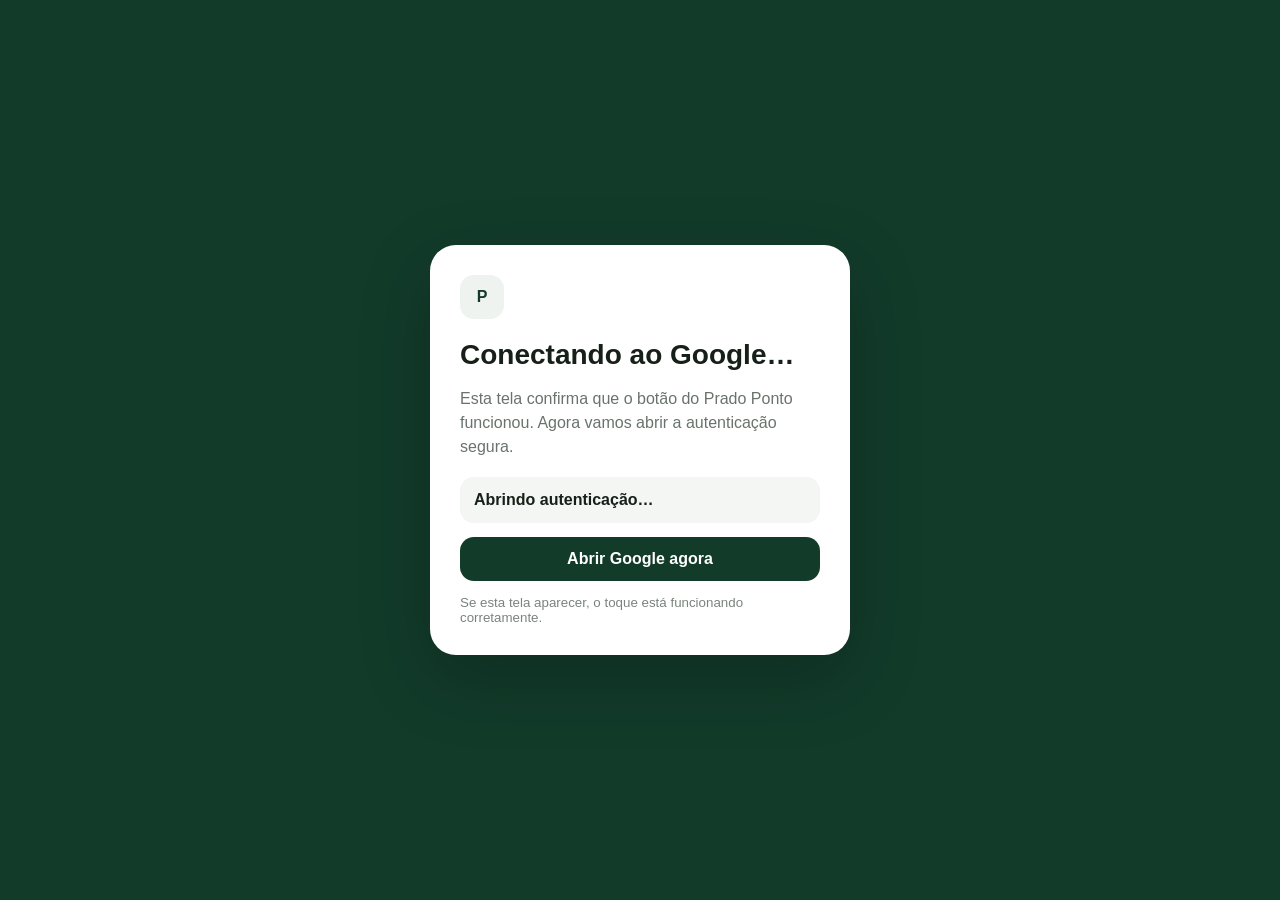
<file: login-google.html>
<!doctype html>
<html lang="pt-BR">
<head>
  <meta charset="utf-8">
  <meta name="viewport" content="width=device-width,initial-scale=1">
  <meta name="theme-color" content="#123b2a">
  <title>Conectando ao Google</title>
  <style>
    *{box-sizing:border-box}body{margin:0;min-height:100vh;display:grid;place-items:center;padding:24px;
    font-family:-apple-system,BlinkMacSystemFont,"Segoe UI",sans-serif;background:#123b2a;color:#172018}
    .card{width:min(420px,100%);background:white;border-radius:26px;padding:30px;box-shadow:0 24px 70px rgba(0,0,0,.22)}
    .mark{width:44px;height:44px;border-radius:14px;background:#eef3ef;color:#123b2a;display:grid;place-items:center;font-weight:900}
    h1{margin:20px 0 8px;font-size:28px}p{color:#69736c;line-height:1.5}
    .status{margin-top:18px;padding:14px;border-radius:14px;background:#f3f6f3;font-weight:700}
    a{display:block;margin-top:14px;padding:13px 16px;border-radius:14px;background:#123b2a;color:#fff;text-align:center;text-decoration:none;font-weight:800}
    small{display:block;margin-top:14px;color:#7a837d}
  </style>
</head>
<body>
  <main class="card">
    <div class="mark">P</div>
    <h1>Conectando ao Google…</h1>
    <p>Esta tela confirma que o botão do Prado Ponto funcionou. Agora vamos abrir a autenticação segura.</p>
    <div class="status" id="status">Preparando login…</div>
    <a id="manualLink" href="https://coeqnnanqzlkkgkejbef.supabase.co/auth/v1/authorize?provider=google&redirect_to=https%3A%2F%2Fsuportepradoferragens-debug-prado-p.vercel.app">Abrir Google agora</a>
    <small>Se esta tela aparecer, o toque está funcionando corretamente.</small>
  </main>
  <script>
    const oauth='https://coeqnnanqzlkkgkejbef.supabase.co/auth/v1/authorize?provider=google&redirect_to=https%3A%2F%2Fsuportepradoferragens-debug-prado-p.vercel.app';
    document.getElementById('status').textContent='Abrindo autenticação…';
    setTimeout(()=>{ window.location.replace(oauth); },1200);
  </script>
</body>
</html>
</file>
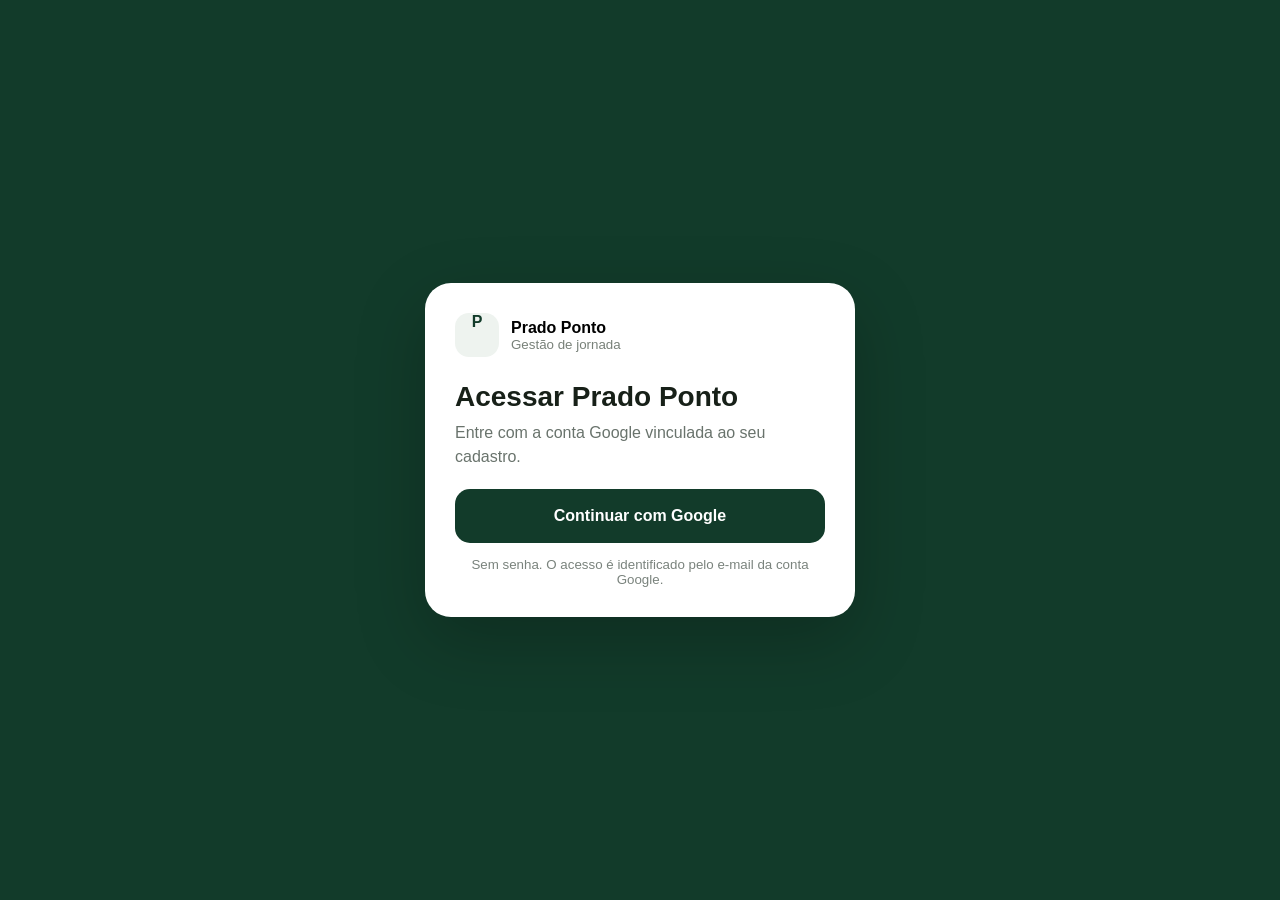
<file: login.html>
<!doctype html>
<html lang="pt-BR">
<head>
<meta charset="utf-8">
<meta name="viewport" content="width=device-width,initial-scale=1,viewport-fit=cover">
<meta name="theme-color" content="#123b2a">
<title>Prado Ponto - Entrar</title>
<style>
*{box-sizing:border-box}body{margin:0;min-height:100vh;display:grid;place-items:center;padding:24px;
font-family:-apple-system,BlinkMacSystemFont,"Segoe UI",sans-serif;background:#123b2a}
main{width:min(430px,100%);background:#fff;border-radius:26px;padding:30px;box-shadow:0 24px 70px rgba(0,0,0,.22)}
.brand{display:flex;align-items:center;gap:12px;margin-bottom:24px}.mark{width:44px;height:44px;border-radius:14px;background:#eef3ef;color:#123b2a;display:grid;place-items:center;font-weight:900}
.brand div{display:flex;flex-direction:column}.brand small{color:#788179}h1{margin:0 0 8px;font-size:28px;color:#172018}p{margin:0 0 20px;color:#69736c;line-height:1.5}
button{width:100%;min-height:54px;border:0;border-radius:15px;background:#123b2a;color:#fff;font:700 16px -apple-system,BlinkMacSystemFont,"Segoe UI",sans-serif;-webkit-appearance:none;appearance:none}
.note{display:block;margin-top:14px;text-align:center;color:#7a837d}
</style>
</head>
<body>
<main>
<div class="brand"><div class="mark">P</div><div><strong>Prado Ponto</strong><small>Gestão de jornada</small></div></div>
<h1>Acessar Prado Ponto</h1>
<p>Entre com a conta Google vinculada ao seu cadastro.</p>
<form action="https://coeqnnanqzlkkgkejbef.supabase.co/auth/v1/authorize" method="get">
<input type="hidden" name="provider" value="google">
<input type="hidden" name="redirect_to" value="https://suportepradoferragens-debug-prado-p.vercel.app/auth-callback.html">
<button type="submit">Continuar com Google</button>
</form>
<small class="note">Sem senha. O acesso é identificado pelo e-mail da conta Google.</small>
</main>
</body>
</html>
</file>
